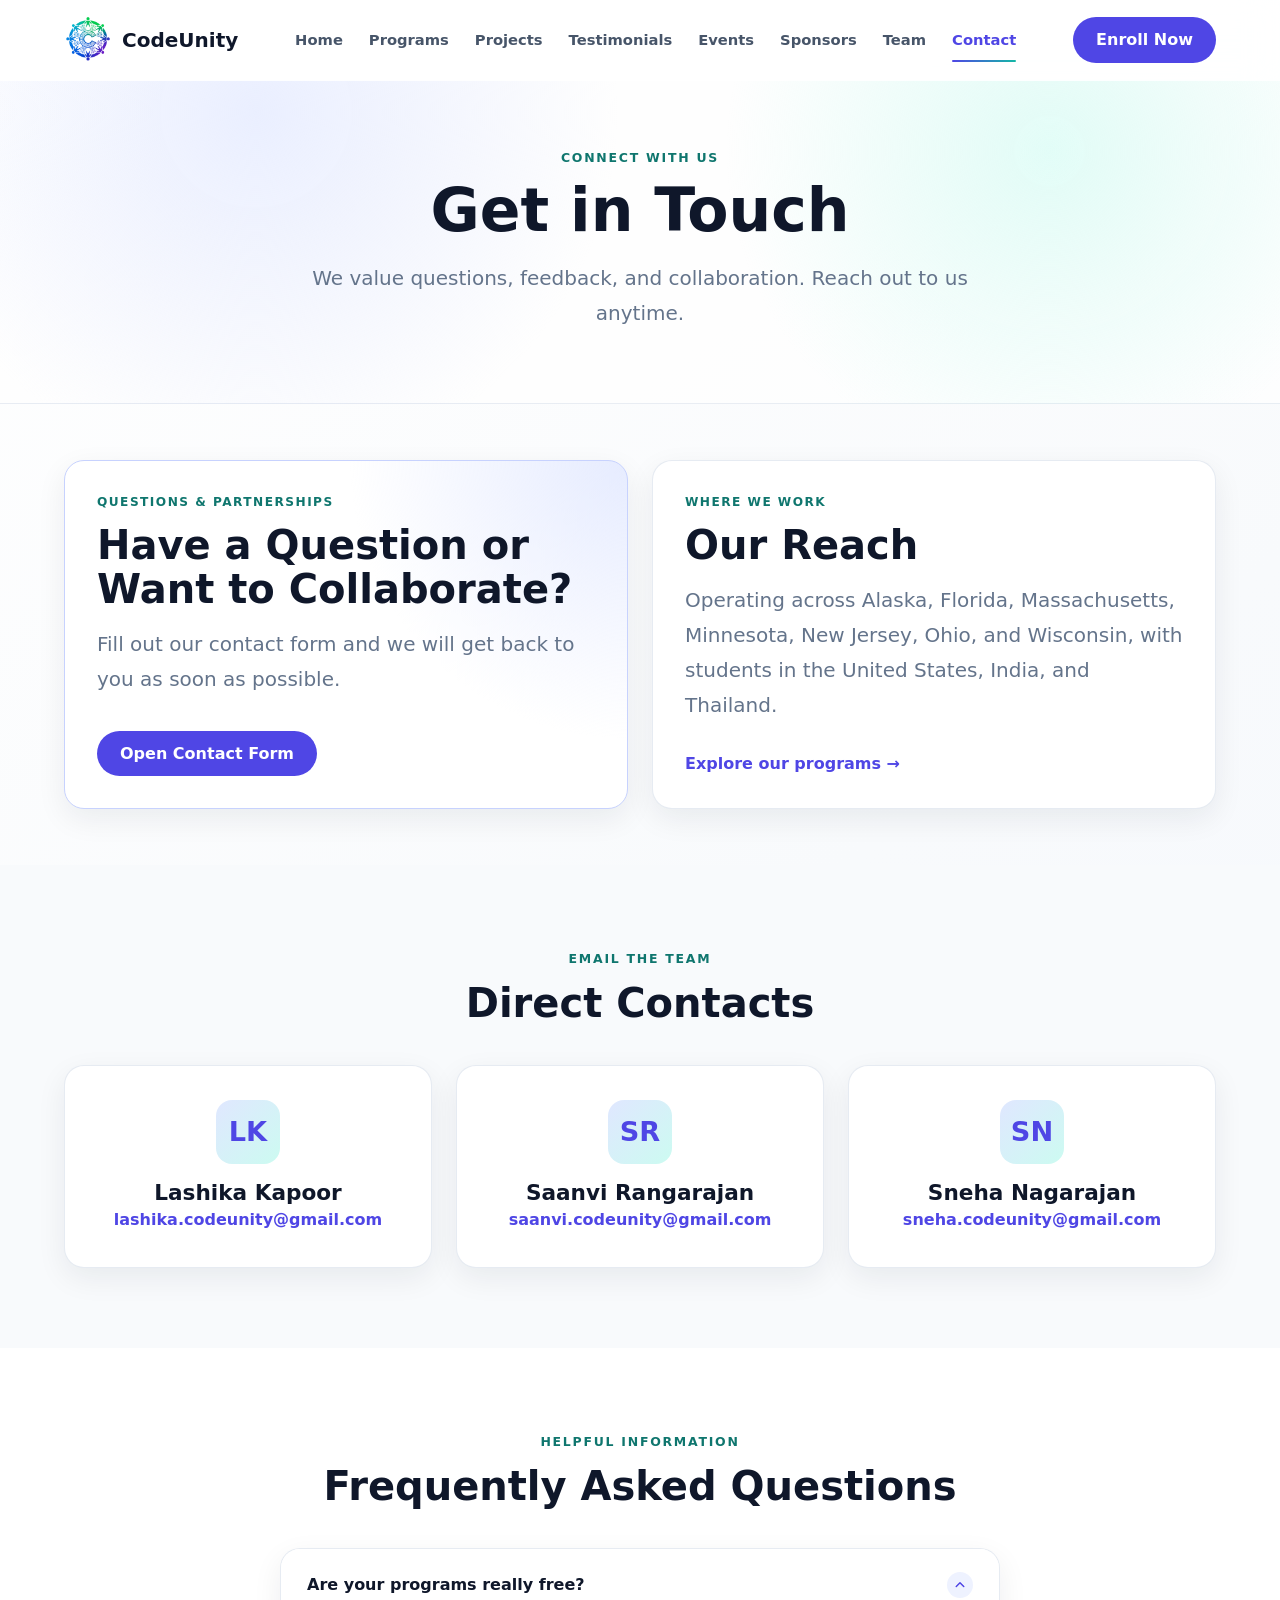
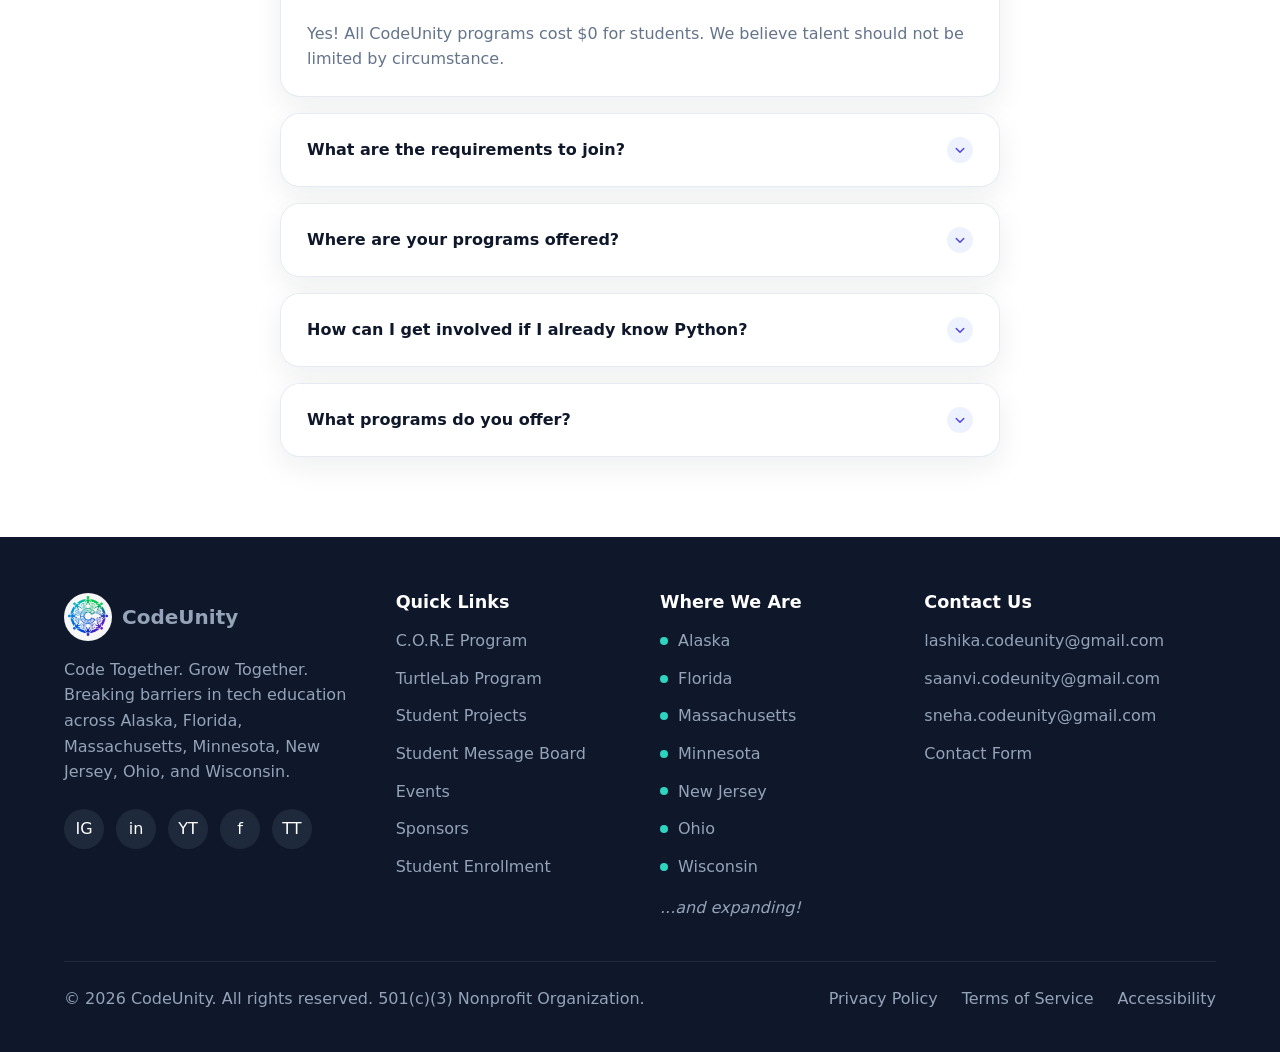
<file: contact/index.html>
<!doctype html>
<html lang="en">
  <head>
    <meta charset="utf-8">
    <meta name="viewport" content="width=device-width, initial-scale=1">
    <title>CodeUnity | Contact</title>
    <link rel="icon" href="../shared/logo-transparent.png" type="image/png">
    <link rel="stylesheet" href="styles.css">
  </head>
  <body data-page="contact">
    <div id="site-shell-top"></div>
    <main class="page-gradient">
      <section class="hero-page">
        <div class="container center narrow reveal">
          <span class="eyebrow">Connect With Us</span>
          <h1>Get in Touch</h1>
          <p class="lead">We value questions, feedback, and collaboration. Reach out to us anytime.</p>
        </div>
      </section>

      <section class="section tight">
        <div class="container grid two">
          <section class="card card-pad contact-overview-card primary-contact reveal"><span class="card-kicker">Questions & Partnerships</span><h2>Have a Question or Want to Collaborate?</h2><p class="lead">Fill out our contact form and we will get back to you as soon as possible.</p><div class="action-row"><a class="button primary" href="https://forms.gle/NMccEcTzwVXDVzf1A" target="_blank" rel="noreferrer">Open Contact Form</a></div></section>
          <section class="card card-pad contact-overview-card reveal"><span class="card-kicker">Where We Work</span><h2>Our Reach</h2><p class="lead">Operating across Alaska, Florida, Massachusetts, Minnesota, New Jersey, Ohio, and Wisconsin, with students in the United States, India, and Thailand.</p><a class="text-link" href="../programs/index.html">Explore our programs <span aria-hidden="true">→</span></a></section>
        </div>
      </section>

      <section class="section soft">
        <div class="container">
          <div class="section-heading reveal"><span class="eyebrow">Email the Team</span><h2>Direct Contacts</h2></div>
          <div class="grid three">
            <section class="card contact-card reveal"><div class="icon-badge">LK</div><h3 class="mt-4">Lashika Kapoor</h3><p><a class="contact-link" href="mailto:lashika.codeunity@gmail.com">lashika.codeunity@gmail.com</a></p></section>
            <section class="card contact-card reveal"><div class="icon-badge">SR</div><h3 class="mt-4">Saanvi Rangarajan</h3><p><a class="contact-link" href="mailto:saanvi.codeunity@gmail.com">saanvi.codeunity@gmail.com</a></p></section>
            <section class="card contact-card reveal"><div class="icon-badge">SN</div><h3 class="mt-4">Sneha Nagarajan</h3><p><a class="contact-link" href="mailto:sneha.codeunity@gmail.com">sneha.codeunity@gmail.com</a></p></section>
          </div>
        </div>
      </section>

      <section class="section white">
        <div class="container narrow">
          <div class="section-heading reveal"><span class="eyebrow">Helpful Information</span><h2>Frequently Asked Questions</h2></div>
          <div class="faq-stack">
            <section class="card faq-item open reveal"><button class="faq-button" type="button" aria-expanded="true" aria-controls="faq-free"><span>Are your programs really free?</span><span class="faq-icon" aria-hidden="true"><svg viewBox="0 0 24 24" fill="none"><path d="m7 10 5 5 5-5" stroke="currentColor" stroke-width="2" stroke-linecap="round" stroke-linejoin="round"/></svg></span></button><div class="faq-answer" id="faq-free">Yes! All CodeUnity programs cost $0 for students. We believe talent should not be limited by circumstance.</div></section>
            <section class="card faq-item reveal"><button class="faq-button" type="button" aria-expanded="false" aria-controls="faq-requirements"><span>What are the requirements to join?</span><span class="faq-icon" aria-hidden="true"><svg viewBox="0 0 24 24" fill="none"><path d="m7 10 5 5 5-5" stroke="currentColor" stroke-width="2" stroke-linecap="round" stroke-linejoin="round"/></svg></span></button><div class="faq-answer" id="faq-requirements">No prior coding experience is required. Our programs are designed for beginners and for students looking to grow their skills.</div></section>
            <section class="card faq-item reveal"><button class="faq-button" type="button" aria-expanded="false" aria-controls="faq-locations"><span>Where are your programs offered?</span><span class="faq-icon" aria-hidden="true"><svg viewBox="0 0 24 24" fill="none"><path d="m7 10 5 5 5-5" stroke="currentColor" stroke-width="2" stroke-linecap="round" stroke-linejoin="round"/></svg></span></button><div class="faq-answer" id="faq-locations">We currently operate across Alaska, Florida, Massachusetts, Minnesota, New Jersey, Ohio, and Wisconsin, with students in the United States, India, and Thailand. Our online programs are open regardless of location.</div></section>
            <section class="card faq-item reveal"><button class="faq-button" type="button" aria-expanded="false" aria-controls="faq-team"><span>How can I get involved if I already know Python?</span><span class="faq-icon" aria-hidden="true"><svg viewBox="0 0 24 24" fill="none"><path d="m7 10 5 5 5-5" stroke="currentColor" stroke-width="2" stroke-linecap="round" stroke-linejoin="round"/></svg></span></button><div class="faq-answer" id="faq-team">If you already know Python and want to join our team as a positional officer or mentor, fill out our team application form.</div></section>
            <section class="card faq-item reveal"><button class="faq-button" type="button" aria-expanded="false" aria-controls="faq-programs"><span>What programs do you offer?</span><span class="faq-icon" aria-hidden="true"><svg viewBox="0 0 24 24" fill="none"><path d="m7 10 5 5 5-5" stroke="currentColor" stroke-width="2" stroke-linecap="round" stroke-linejoin="round"/></svg></span></button><div class="faq-answer" id="faq-programs">We offer C.O.R.E, TurtleLab, online learning, workshops, mentorship, and more.</div></section>
          </div>
        </div>
      </section>
    </main>
    <div id="site-shell-bottom"></div>
    <script src="../shared/layout.js"></script>
    <script src="script.js"></script>
  </body>
</html>
</file>
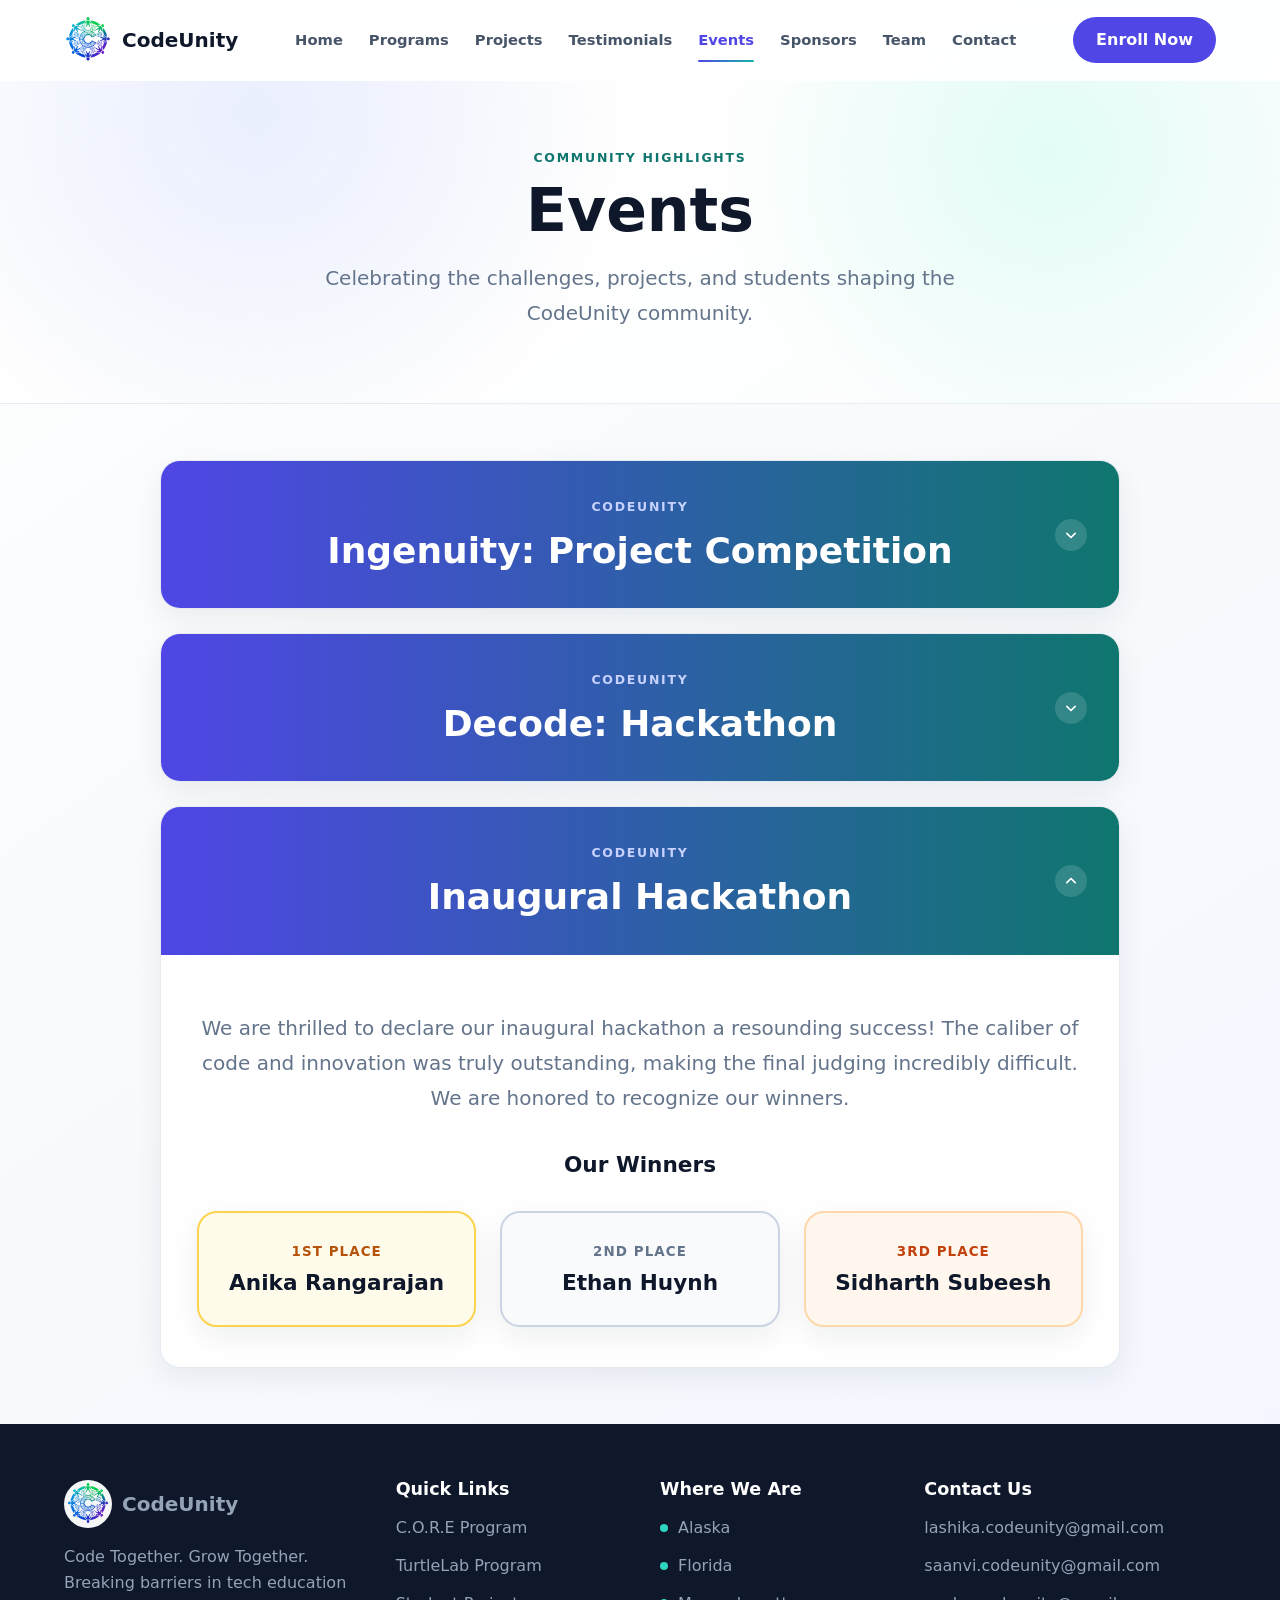
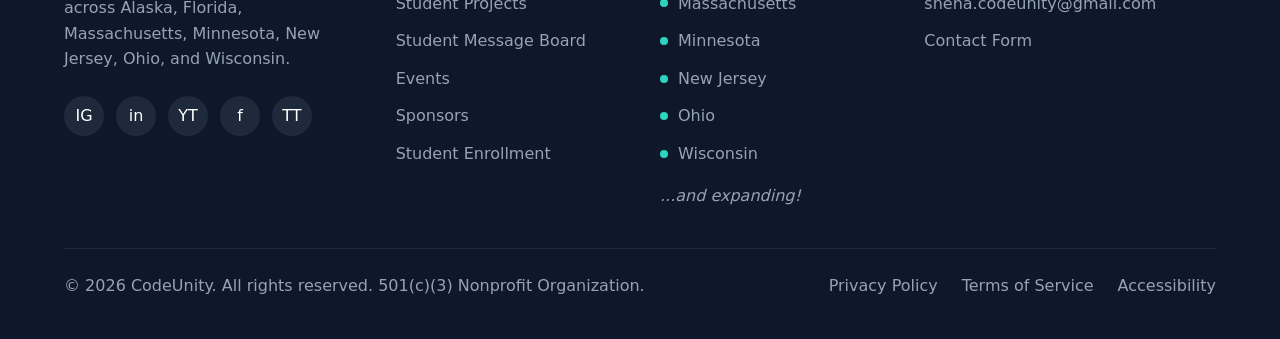
<file: events/index.html>
<!doctype html>
<html lang="en">
  <head>
    <meta charset="utf-8">
    <meta name="viewport" content="width=device-width, initial-scale=1">
    <title>CodeUnity | Events</title>
    <link rel="icon" href="../shared/logo-transparent.png" type="image/png">
    <link rel="stylesheet" href="styles.css">
  </head>
  <body data-page="events">
    <div id="site-shell-top"></div>
    <main class="page-gradient">
      <section class="hero-page">
        <div class="container center narrow reveal">
          <span class="eyebrow">Community Highlights</span>
          <h1>Events</h1>
          <p class="lead">Celebrating the challenges, projects, and students shaping the CodeUnity community.</p>
        </div>
      </section>

      <section class="section tight">
        <div class="container event-list">
          <article class="card event-panel reveal">
            <button class="event-header event-toggle" type="button" aria-expanded="false" aria-controls="project-competition-content">
              <span class="eyebrow">CodeUnity</span>
              <span class="event-title">Ingenuity: Project Competition</span>
              <span class="event-chevron" aria-hidden="true"><svg viewBox="0 0 24 24" fill="none"><path d="m7 10 5 5 5-5" stroke="currentColor" stroke-width="2" stroke-linecap="round" stroke-linejoin="round"/></svg></span>
            </button>
            <div class="event-content" id="project-competition-content">
              <div class="event-content-inner">
                <div class="event-copy">
                  <p class="lead">We are proud to celebrate the creativity, technical skill, and thoughtful problem-solving demonstrated in our project competition. Congratulations to our winners!</p>
                </div>
                <div class="winner-wrap">
                  <h3 class="center">Our Winners</h3>
                  <div class="grid two mt-8">
                    <section class="card winner-card gold reveal"><p class="winner-place">1st Place</p><h3>Pradyun Ramkumar</h3></section>
                    <section class="card winner-card silver reveal"><p class="winner-place">2nd Place</p><h3>Aditri Mukherji</h3></section>
                  </div>
                </div>
              </div>
            </div>
          </article>

          <article class="card event-panel reveal">
            <button class="event-header event-toggle" type="button" aria-expanded="false" aria-controls="hackathon-2026-2-content">
              <span class="eyebrow">CodeUnity</span>
              <span class="event-title">Decode: Hackathon</span>
              <span class="event-chevron" aria-hidden="true"><svg viewBox="0 0 24 24" fill="none"><path d="m7 10 5 5 5-5" stroke="currentColor" stroke-width="2" stroke-linecap="round" stroke-linejoin="round"/></svg></span>
            </button>
            <div class="event-content" id="hackathon-2026-2-content">
              <div class="event-content-inner">
                <div class="event-copy">
                  <p class="lead">Our second 2026 hackathon brought another round of impressive ideas and innovative solutions. We are delighted to recognize our winners!</p>
                </div>
                <div class="winner-wrap">
                  <h3 class="center">Our Winners</h3>
                  <div class="grid two mt-8">
                    <section class="card winner-card gold reveal"><p class="winner-place">1st Place</p><h3>Tia Mehta</h3></section>
                    <section class="card winner-card silver reveal"><p class="winner-place">2nd Place</p><h3>Anaya Singh</h3></section>
                  </div>
                </div>
              </div>
            </div>
          </article>

          <article class="card event-panel reveal open">
            <button class="event-header event-toggle" type="button" aria-expanded="true" aria-controls="hackathon-2026-content">
              <span class="eyebrow">CodeUnity</span>
              <span class="event-title">Inaugural Hackathon</span>
              <span class="event-chevron" aria-hidden="true"><svg viewBox="0 0 24 24" fill="none"><path d="m7 10 5 5 5-5" stroke="currentColor" stroke-width="2" stroke-linecap="round" stroke-linejoin="round"/></svg></span>
            </button>
            <div class="event-content" id="hackathon-2026-content">
              <div class="event-content-inner">
                <div class="event-copy">
                  <p class="lead">We are thrilled to declare our inaugural hackathon a resounding success! The caliber of code and innovation was truly outstanding, making the final judging incredibly difficult. We are honored to recognize our winners.</p>
                </div>
                <div class="winner-wrap">
                  <h3 class="center">Our Winners</h3>
                  <div class="grid three mt-8">
                    <section class="card winner-card gold reveal"><p class="winner-place">1st Place</p><h3>Anika Rangarajan</h3></section>
                    <section class="card winner-card silver reveal"><p class="winner-place">2nd Place</p><h3>Ethan Huynh</h3></section>
                    <section class="card winner-card bronze reveal"><p class="winner-place">3rd Place</p><h3>Sidharth Subeesh</h3></section>
                  </div>
                </div>
              </div>
            </div>
          </article>

          

          
        </div>
      </section>
    </main>
    <div id="site-shell-bottom"></div>
    <script src="../shared/layout.js"></script>
    <script src="script.js"></script>
  </body>
</html>
</file>
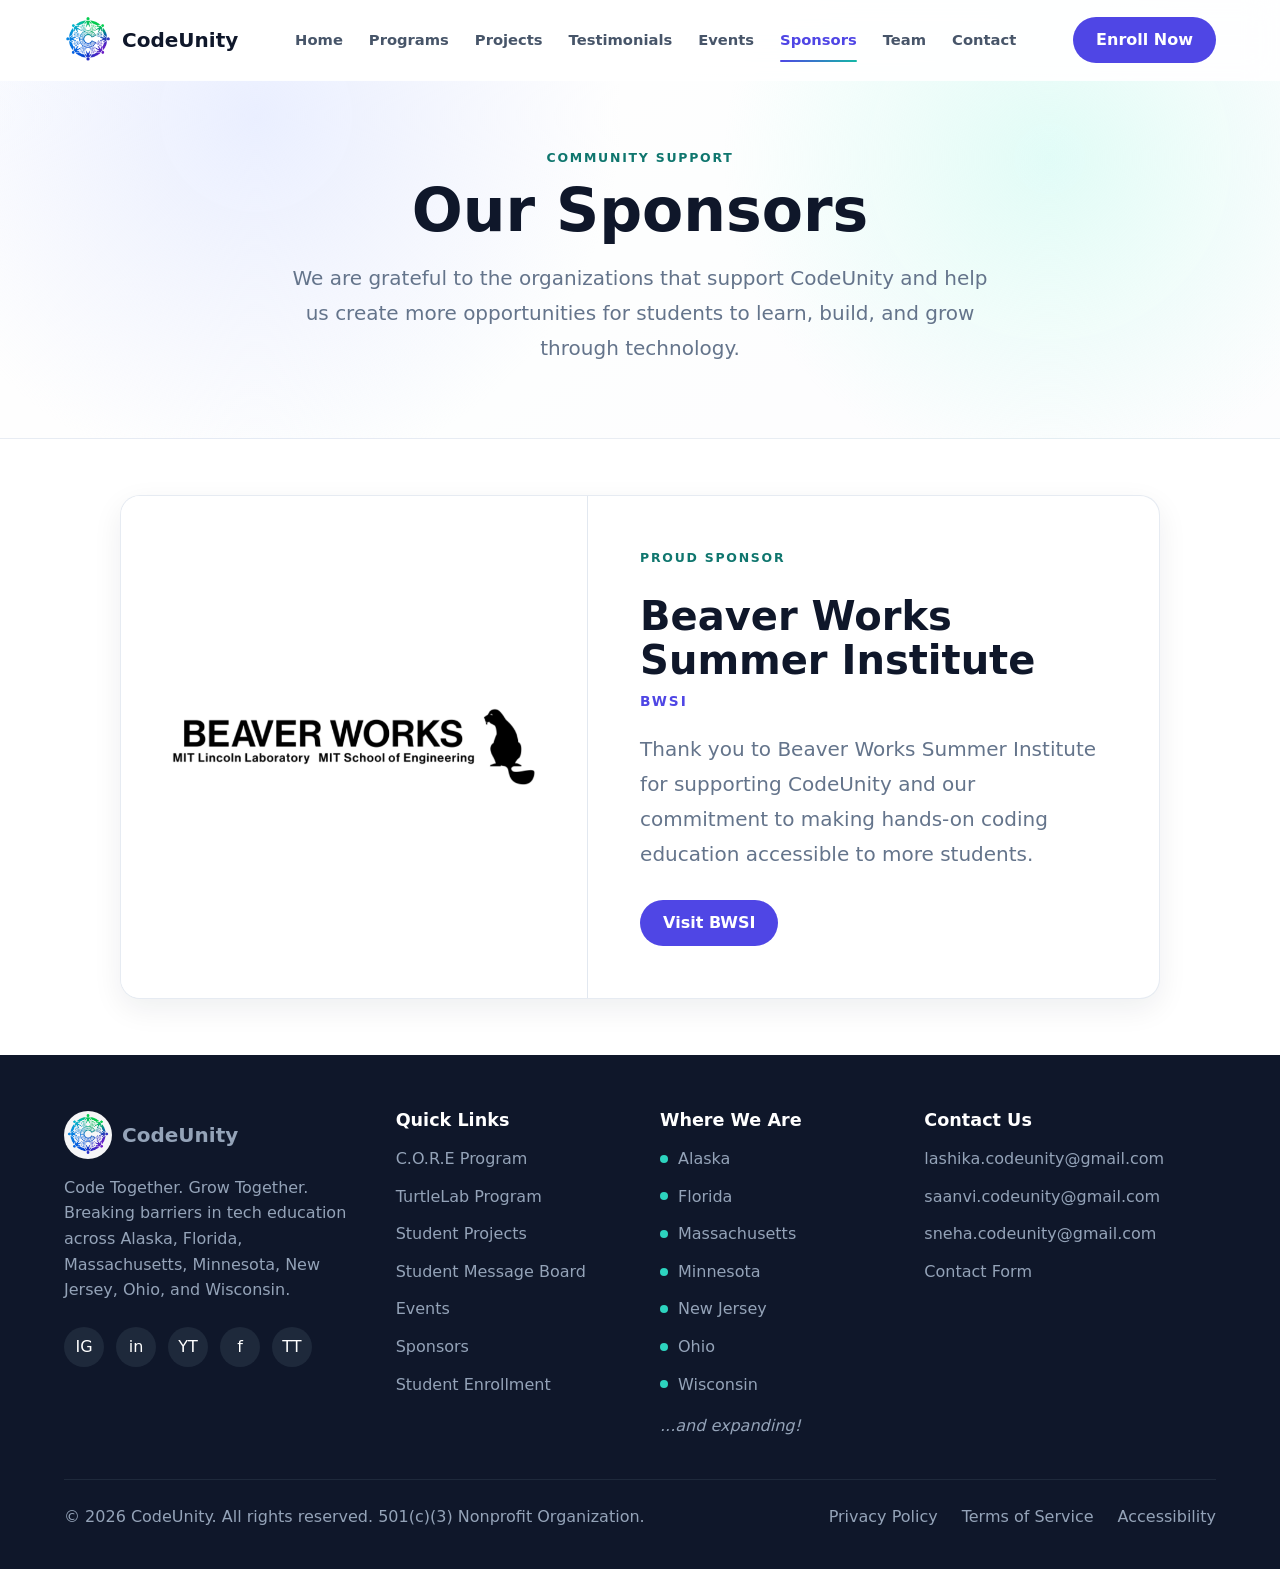
<file: sponsors/index.html>
<!doctype html>
<html lang="en">
  <head>
    <meta charset="utf-8">
    <meta name="viewport" content="width=device-width, initial-scale=1">
    <meta name="description" content="Meet the organizations supporting CodeUnity and our mission to expand access to coding education.">
    <title>CodeUnity | Sponsors</title>
    <link rel="icon" href="../shared/logo-transparent.png" type="image/png">
    <link rel="stylesheet" href="styles.css">
  </head>
  <body data-page="sponsors">
    <div id="site-shell-top"></div>
    <main class="page-gradient">
      <section class="hero-page">
        <div class="container center narrow reveal">
          <span class="eyebrow">Community Support</span>
          <h1>Our Sponsors</h1>
          <p class="lead">We are grateful to the organizations that support CodeUnity and help us create more opportunities for students to learn, build, and grow through technology.</p>
        </div>
      </section>

      <section class="section tight white">
        <div class="container">
          <article class="card sponsor-card reveal">
            <div class="sponsor-logo-panel">
              <img src="beaver-works-2026-logo.png" width="1255" height="280" alt="Beaver Works, MIT Lincoln Laboratory, and MIT School of Engineering logo">
            </div>
            <div class="sponsor-content">
              <span class="eyebrow">Proud Sponsor</span>
              <h2>Beaver Works Summer Institute</h2>
              <p class="sponsor-abbreviation">BWSI</p>
              <p class="lead">Thank you to Beaver Works Summer Institute for supporting CodeUnity and our commitment to making hands-on coding education accessible to more students.</p>
              <div class="action-row">
                <a class="button primary" href="https://bwsi.mit.edu/" target="_blank" rel="noreferrer">Visit BWSI</a>
              </div>
            </div>
          </article>
        </div>
      </section>
    </main>
    <div id="site-shell-bottom"></div>
    <script src="../shared/layout.js"></script>
  </body>
</html>
</file>
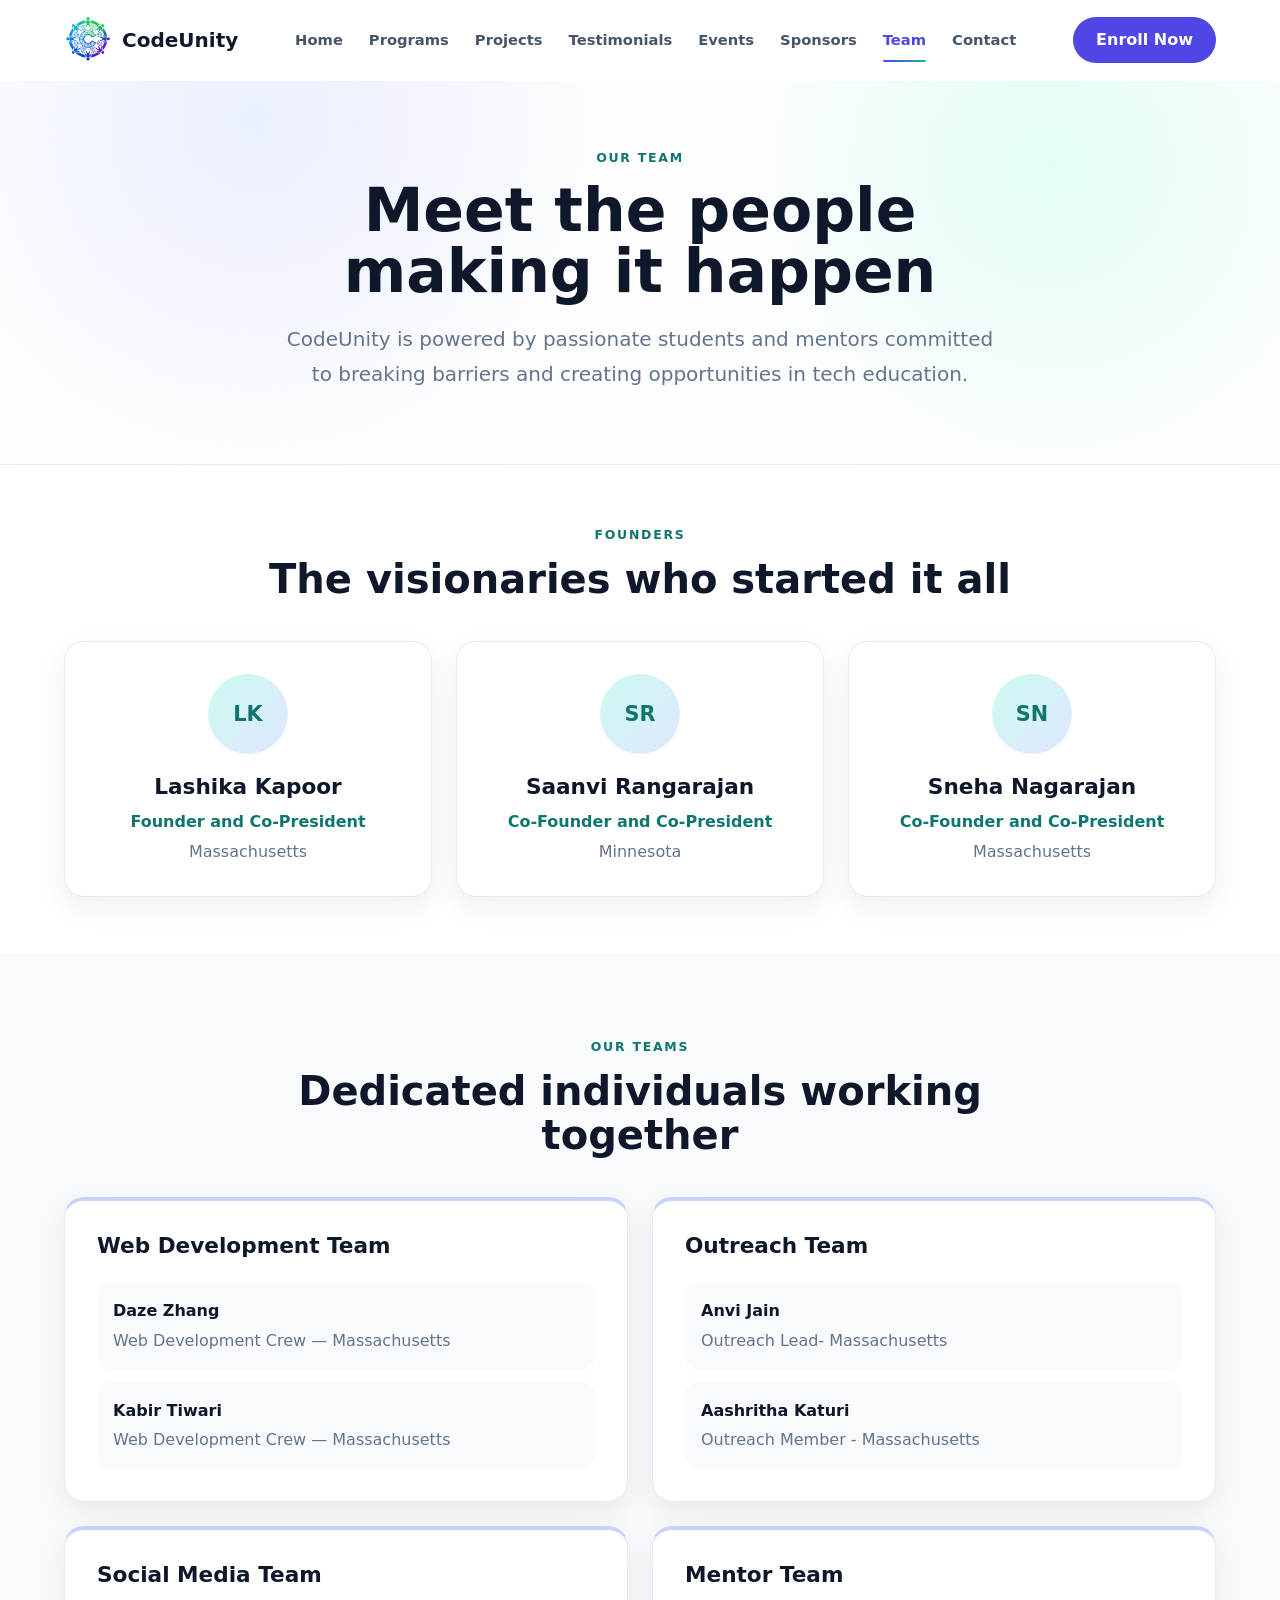
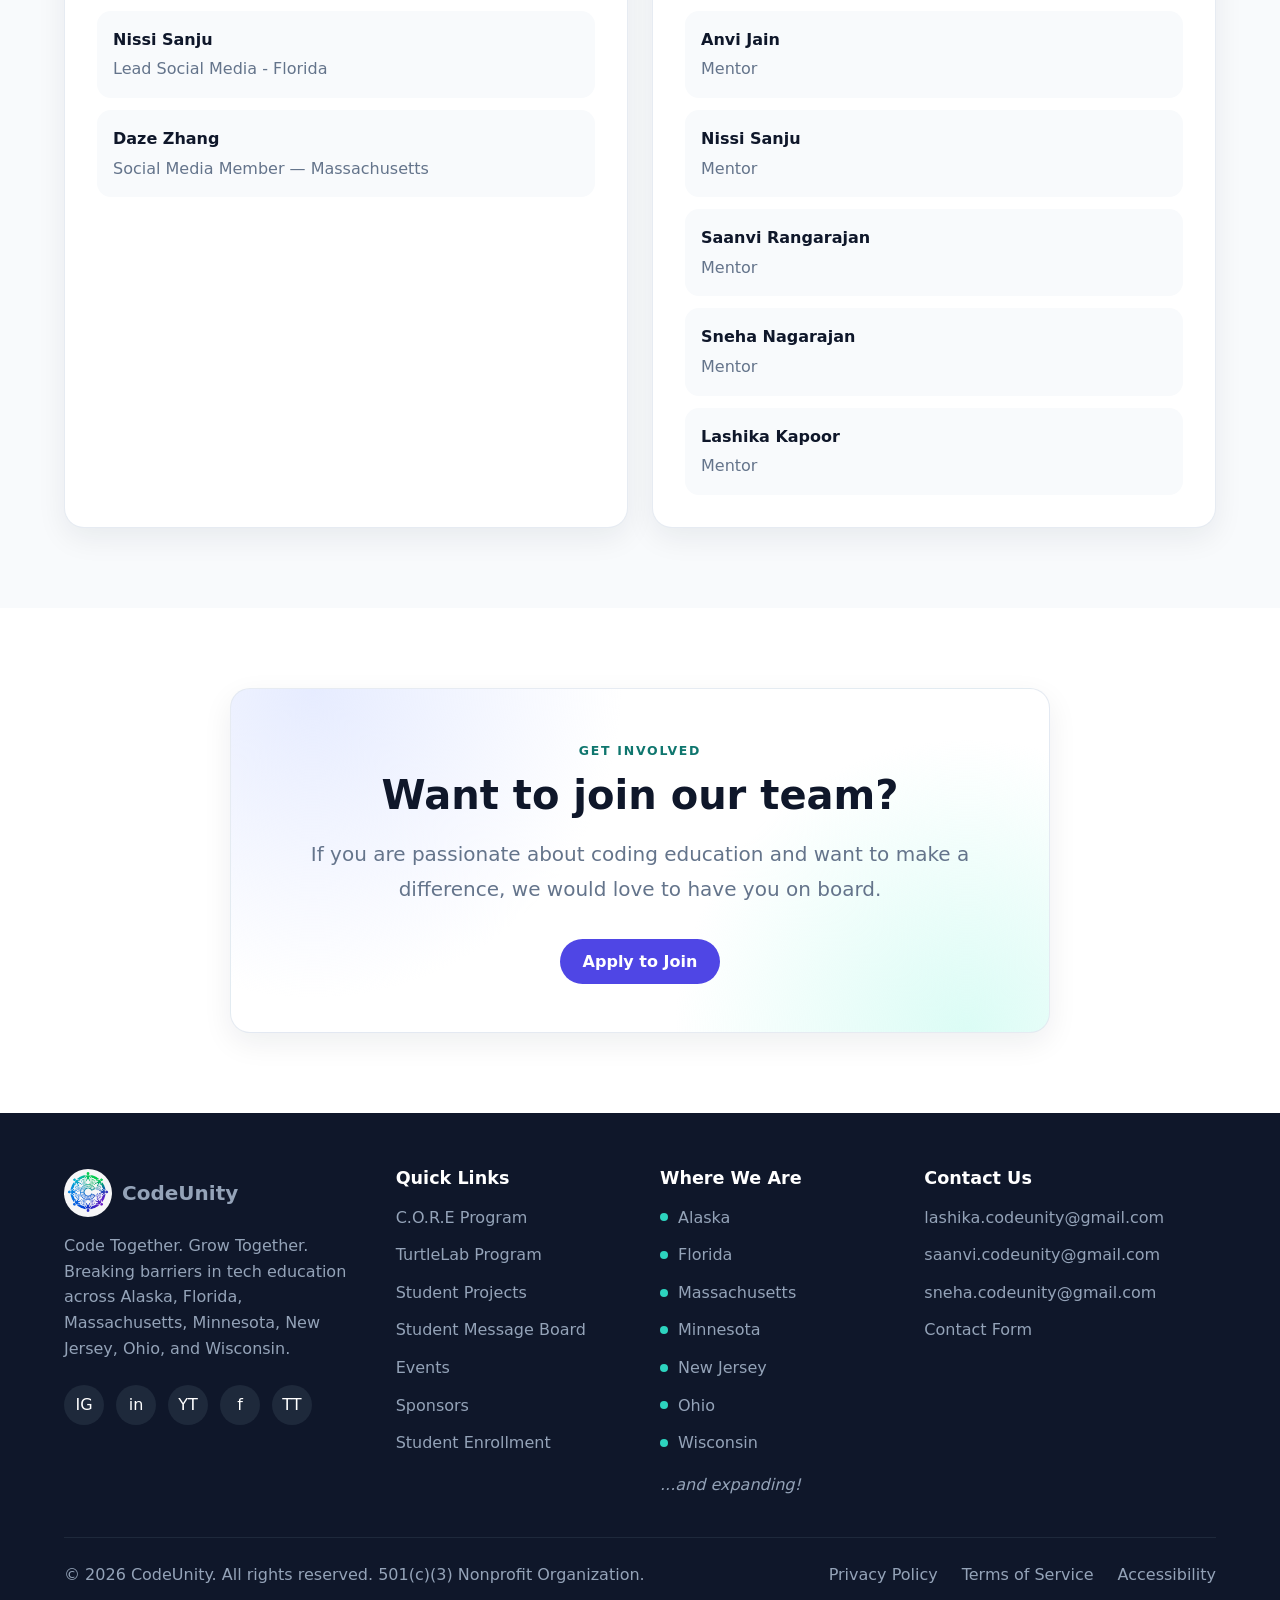
<file: team/index.html>
<!doctype html>
<html lang="en">
  <head>
    <meta charset="utf-8">
    <meta name="viewport" content="width=device-width, initial-scale=1">
    <title>CodeUnity | Team</title>
    <link rel="icon" href="../shared/logo-transparent.png" type="image/png">
    <link rel="stylesheet" href="styles.css">
  </head>
  <body data-page="team">
    <div id="site-shell-top"></div>
    <main class="page-gradient">
      <section class="hero-page">
        <div class="container center narrow reveal">
          <span class="eyebrow">Our Team</span>
          <h1>Meet the people making it happen</h1>
          <p class="lead">CodeUnity is powered by passionate students and mentors committed to breaking barriers and creating opportunities in tech education.</p>
        </div>
      </section>

      <section class="section tight white">
        <div class="container">
          <div class="section-heading reveal"><span class="eyebrow">Founders</span><h2>The visionaries who started it all</h2></div>
          <div class="grid three">
            <section class="card person-card reveal"><div class="avatar" data-initials="Lashika Kapoor"></div><h3>Lashika Kapoor</h3><p class="role">Founder and Co-President</p><p class="location">Massachusetts</p></section>
            <section class="card person-card reveal"><div class="avatar" data-initials="Saanvi Rangarajan"></div><h3>Saanvi Rangarajan</h3><p class="role">Co-Founder and Co-President</p><p class="location">Minnesota</p></section>
            <section class="card person-card reveal"><div class="avatar" data-initials="Sneha Nagarajan"></div><h3>Sneha Nagarajan</h3><p class="role">Co-Founder and Co-President</p><p class="location">Massachusetts</p></section>
          </div>
        </div>
      </section>

      <section class="section soft">
        <div class="container">
          <div class="section-heading reveal"><span class="eyebrow">Our Teams</span><h2>Dedicated individuals working together</h2></div>
          <div class="grid two">
            <section class="card team-block reveal">
              <h3>Web Development Team</h3>
              <div class="member-list">
                <div class="member"><strong>Daze Zhang</strong><p>Web Development Crew — Massachusetts</p> </div>
                <div class="member"><strong>Kabir Tiwari</strong><p>Web Development Crew — Massachusetts</p></div>
                
              </div>
            </section>

            <section class="card team-block reveal"><h3>Outreach Team</h3>
              <div class="member-list"><div class="member"><strong>Anvi Jain</strong><p>Outreach Lead- Massachusetts</p></div>
              <div class="member"><strong>Aashritha Katuri</strong><p>Outreach Member - Massachusetts</p></div>
            </div>
          </section>
            <section class="card team-block reveal"><h3>Social Media Team</h3>
              <div class="member-list"><div class="member"><strong>Nissi Sanju</strong><p>Lead Social Media - Florida</p></div>
              <div class="member"><strong>Daze Zhang</strong><p>Social Media Member — Massachusetts</p></div>
            </section>
            <section class="card team-block reveal"><h3>Mentor Team</h3>
              <div class="member-list"><div class="member"><strong>Anvi Jain</strong><p>Mentor</p></div>
              <div class="member"><strong>Nissi Sanju</strong><p>Mentor</p></div>
              <div class="member"><strong>Saanvi Rangarajan</strong><p>Mentor</p></div>
              <div class="member"><strong>Sneha Nagarajan</strong><p>Mentor</p></div>
              <div class="member"><strong>Lashika Kapoor</strong><p>Mentor</p></div>
            </section>
          </div>
        </div>
      </section>

      <section class="section white">
        <div class="container">
          <div class="card join-panel center reveal">
            <span class="eyebrow">Get Involved</span>
            <h2>Want to join our team?</h2>
            <p class="lead">If you are passionate about coding education and want to make a difference, we would love to have you on board.</p>
            <div class="action-row mt-8"><a class="button primary" href="https://forms.gle/i4YVVrik8Y7SeXNp6" target="_blank" rel="noreferrer">Apply to Join</a></div>
          </div>
        </div>
      </section>
    </main>
    <div id="site-shell-bottom"></div>
    <script src="../shared/layout.js"></script>
    <script src="script.js"></script>
  </body>
</html>
</file>
<file: contact/styles.css>
@import url("../shared/styles.css");

.contact-overview-card {
  min-height: 100%;
  display: flex;
  flex-direction: column;
}

.contact-overview-card .lead {
  margin-top: 16px;
}

.contact-overview-card .action-row,
.contact-overview-card .text-link {
  margin-top: auto;
  padding-top: 28px;
}

.primary-contact {
  border-color: #c7d2fe;
  background:
    radial-gradient(circle at 100% 0%, rgb(224 231 255 / 0.8), transparent 42%),
    white;
}

.text-link {
  width: fit-content;
  color: var(--indigo);
  font-weight: 800;
}

.text-link:hover {
  color: var(--indigo-dark);
}

.contact-card {
  min-height: 100%;
  padding: 34px;
  text-align: center;
}

.contact-link {
  color: var(--indigo);
  font-weight: 750;
  overflow-wrap: anywhere;
}

.faq-stack {
  display: grid;
  gap: 16px;
}

.faq-item {
  overflow: hidden;
}

.faq-button {
  width: 100%;
  min-height: 72px;
  border: 0;
  display: flex;
  justify-content: space-between;
  align-items: center;
  gap: 18px;
  padding: 22px 26px;
  color: var(--ink);
  background: white;
  font-weight: 850;
  text-align: left;
  cursor: pointer;
}

.faq-icon {
  width: 26px;
  height: 26px;
  border-radius: 999px;
  display: inline-flex;
  align-items: center;
  justify-content: center;
  color: var(--indigo);
  background: #eef2ff;
  flex: 0 0 auto;
}

.faq-icon svg {
  width: 18px;
  height: 18px;
  transition: transform 180ms ease;
}

.faq-item.open .faq-icon svg {
  transform: rotate(180deg);
}

.faq-answer {
  display: none;
  padding: 0 26px 24px;
  color: var(--muted);
}

.faq-item.open .faq-answer {
  display: block;
}

@media (max-width: 560px) {
  .faq-button {
    padding: 20px;
  }

  .faq-answer {
    padding: 0 20px 20px;
  }
}
</file>
<file: events/styles.css>
@import url("../shared/styles.css");

.event-list {
  display: grid;
  gap: 24px;
}

.event-panel {
  width: min(960px, 100%);
  margin: 0 auto;
  overflow: hidden;
}

.event-header {
  position: relative;
  width: 100%;
  border: 0;
  padding: 36px 72px;
  color: white;
  cursor: pointer;
  font: inherit;
  text-align: center;
  background: linear-gradient(90deg, var(--indigo), var(--teal-dark));
  transition: filter 160ms ease;
}

.event-header:hover {
  filter: brightness(1.05);
}

.event-header:active {
  filter: brightness(0.98);
}

.event-header .eyebrow {
  display: block;
  color: #c7d2fe;
}

.event-title {
  display: block;
  margin-top: 8px;
  font-size: clamp(1.65rem, 3.5vw, 2.25rem);
  font-weight: 800;
  line-height: 1.2;
}

.event-chevron {
  position: absolute;
  top: 50%;
  right: 32px;
  width: 32px;
  height: 32px;
  border-radius: 999px;
  display: inline-flex;
  align-items: center;
  justify-content: center;
  background: rgb(255 255 255 / 0.14);
  transform: translateY(-50%);
}

.event-chevron svg {
  width: 20px;
  height: 20px;
  transition: transform 180ms ease;
}

.event-panel.open .event-chevron svg {
  transform: rotate(180deg);
}

.event-toggle:focus-visible {
  outline: 3px solid #fcd34d;
  outline-offset: -5px;
}

.event-content {
  display: grid;
  grid-template-rows: 0fr;
  transition: grid-template-rows 300ms ease;
}

.event-content-inner {
  overflow: hidden;
}

.event-panel.open .event-content {
  grid-template-rows: 1fr;
}

.event-copy {
  padding: 36px;
  text-align: center;
}

.winner-wrap {
  padding: 0 36px 40px;
}

.winner-card {
  padding: 28px;
  text-align: center;
  border-width: 2px;
}

.winner-place {
  margin-bottom: 8px;
  font-size: 0.84rem;
  font-weight: 850;
  letter-spacing: 0.08em;
  text-transform: uppercase;
}

.winner-card.gold {
  background: #fffbeb;
  border-color: #fcd34d;
}

.winner-card.silver {
  background: #f8fafc;
  border-color: #cbd5e1;
}

.winner-card.bronze {
  background: #fff7ed;
  border-color: #fed7aa;
}

.winner-card.gold .winner-place {
  color: #b45309;
}

.winner-card.silver .winner-place {
  color: #64748b;
}

.winner-card.bronze .winner-place {
  color: #c2410c;
}

@media (max-width: 640px) {
  .event-header,
  .event-copy,
  .winner-wrap {
    padding-left: 24px;
    padding-right: 24px;
  }

  .event-header {
    padding-top: 30px;
    padding-bottom: 30px;
  }

  .event-title {
    font-size: 1.55rem;
  }

  .event-chevron {
    right: 18px;
    width: 30px;
    height: 30px;
  }
}

@media (prefers-reduced-motion: reduce) {
  .event-content {
    transition: none;
  }
}
</file>
<file: sponsors/styles.css>
@import url("../shared/styles.css");

.sponsor-card {
  width: min(1040px, 100%);
  margin: 0 auto;
  display: grid;
  grid-template-columns: minmax(280px, 0.9fr) minmax(0, 1.1fr);
  overflow: hidden;
}

.sponsor-logo-panel {
  min-height: 360px;
  padding: 48px;
  display: flex;
  align-items: center;
  justify-content: center;
  background: white;
  border-right: 1px solid var(--line);
}

.sponsor-logo-panel img {
  width: 100%;
  height: auto;
  display: block;
  object-fit: contain;
}

.sponsor-content {
  padding: 52px;
  display: flex;
  flex-direction: column;
  justify-content: center;
}

.sponsor-content h2 {
  margin-top: 14px;
}

.sponsor-abbreviation {
  margin-top: 8px;
  color: var(--indigo);
  font-size: 0.86rem;
  font-weight: 900;
  letter-spacing: 0.14em;
}

.sponsor-content .lead {
  margin-top: 20px;
}

.sponsor-content .action-row {
  margin-top: 28px;
}

@media (max-width: 760px) {
  .sponsor-card {
    grid-template-columns: 1fr;
  }

  .sponsor-logo-panel {
    min-height: 200px;
    padding: 36px;
    border-right: 0;
    border-bottom: 1px solid var(--line);
  }

  .sponsor-content {
    padding: 34px 28px;
  }
}
</file>
<file: team/styles.css>
@import url("../shared/styles.css");

.person-card {
  min-height: 100%;
  padding: 32px;
  text-align: center;
}

.avatar {
  width: 80px;
  height: 80px;
  margin: 0 auto 20px;
  border-radius: 999px;
  display: flex;
  align-items: center;
  justify-content: center;
  color: var(--teal-dark);
  background: linear-gradient(135deg, #ccfbf1, #e0e7ff);
  font-size: 1.3rem;
  font-weight: 850;
}

.role {
  margin-top: 8px;
  color: var(--teal-dark);
  font-weight: 800;
}

.location {
  margin-top: 4px;
  color: var(--muted);
}

.team-block {
  padding: 32px;
  border-top: 4px solid #c7d2fe;
}

.member-list {
  display: grid;
  gap: 12px;
  margin-top: 22px;
}

.member {
  padding: 16px;
  border-radius: 14px;
  background: #f8fafc;
}

.member strong {
  display: block;
}

.member p {
  margin-top: 4px;
  color: var(--muted);
}

.join-panel {
  width: min(820px, 100%);
  margin: 0 auto;
  padding: 48px;
  background:
    radial-gradient(circle at 10% 0%, rgb(224 231 255 / 0.8), transparent 38%),
    radial-gradient(circle at 90% 100%, rgb(204 251 241 / 0.7), transparent 36%),
    white;
}

.join-panel .lead {
  max-width: 660px;
  margin-right: auto;
  margin-left: auto;
}

.join-panel .action-row {
  justify-content: center;
}

@media (max-width: 560px) {
  .hero-page h1 {
    font-size: 2.35rem;
  }

  .join-panel {
    padding: 32px 24px;
  }
}
</file>
